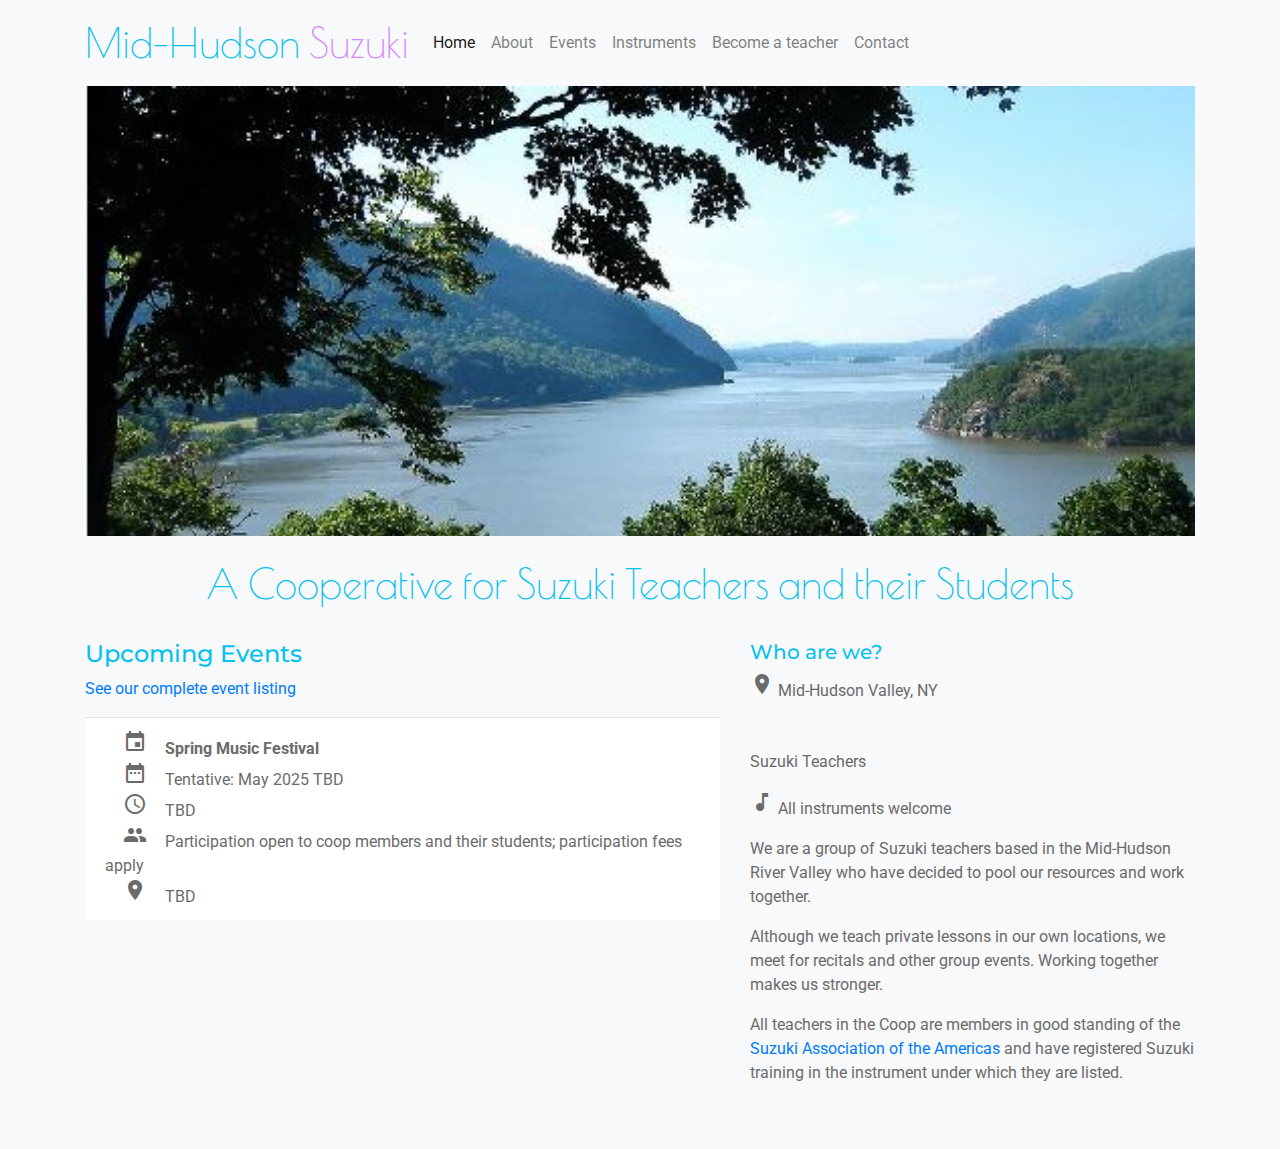
<file: index.html>
<!DOCTYPE html>
<html lang="en">
<!--Written by hand by Greta Parks-->
<head>
    <meta charset="utf-8">
    <meta name="viewport" content="width=device-width, initial-scale=1, shrink-to-fit=no">
    <meta name="keywords" content="suzuki,music,lessons,hudson,poughkeepsie">
    <meta name="description" content="All about MHSuzuki, a coop of Suzuki music teachers located in the Hudson Valley area.  Sign up for lessons, join as a teacher, and connect to our community. ">
    <link href="bootstrap.min.css" rel="stylesheet">
    <link href="https://fonts.googleapis.com/css?family=Open+Sans|Poiret+One|Montserrat" rel="stylesheet">
    <link href="https://fonts.googleapis.com/css?family=Karla|Roboto" rel="stylesheet">

    <link href="https://fonts.googleapis.com/css?family=Source+Sans+Pro" rel="stylesheet">

    <link href="custom.css" rel="stylesheet">
    <link href="https://fonts.googleapis.com/icon?family=Material+Icons" rel="stylesheet">
    <title>MidHudson Suzuki Music Cooperative</title>
</head>
<body>

<nav class="navbar navbar-expand-lg navbar-light bg-light">
    <div class="container">
        <a class="navbar-brand" href="index.html">Mid-Hudson <span>Suzuki</span></a>
        <button class="navbar-toggler" type="button" data-toggle="collapse" data-target="#navbarNavAltMarkup" aria-controls="navbarNavAltMarkup" aria-expanded="false" aria-label="Toggle navigation">
            <span class="navbar-toggler-icon"></span>
        </button>
        <div class="collapse navbar-collapse" id="navbarNavAltMarkup">
            <div class="navbar-nav">
                <a class="nav-item nav-link active" href="index.html">Home <span class="sr-only">(current)</span></a>
                <a class="nav-item nav-link" href="about.html">About</a>
                <a class="nav-item nav-link" href="events.html">Events</a>
                <a class="nav-item nav-link" href="instruments.html">Instruments</a>
                <a class="nav-item nav-link" href="join.html">Become a teacher</a>
                <a class="nav-item nav-link" href="contact.html">Contact</a>
            </div>
        </div>
    </div>
</nav>

<div class="container">
    <div class="header-holder"></div>
</div>

<div class="container pb-5">
    <div class="row justify-content-center">
        <div class="col- m-4 logo">
            <h1>A Cooperative for Suzuki Teachers and their Students</h1>
        </div>
    </div>

    <div class="row justify-content-center">
        <div class="col-md-7">
            <h4>Upcoming Events</h4>
            <p><a href="events.html">See our complete event listing</a></p>

            <ul class="list-group-flush list-group">
                <li class="list-group-item">
                    <p class="boldTabs"><i class="material-icons">event</i>Spring Music Festival</p>
                    <p><i class="material-icons">date_range</i>Tentative: May 2025 TBD</p>
                    <p><i class="material-icons">schedule</i>TBD</p>
                    <p><i class="material-icons">people</i>Participation open to coop members and their students; participation fees apply</p>
                    <p><i class="material-icons">location_on</i>TBD</p>
                </li>
            </ul>
        </div>

        <div class="col-md-5">
            <h5>Who are we?</h5>
            <p><i class="material-icons text-right">location_on</i> Mid-Hudson Valley, NY</p>
            <p><i class="material-icons">supervised_user_circle</i> Suzuki Teachers</p>
            <p><i class="material-icons">music_note</i> All instruments welcome</p>
            <p>We are a group of Suzuki teachers based in the Mid-Hudson River Valley who have decided to pool our resources and work together.</p>
            <p>Although we teach private lessons in our own locations, we meet for recitals and other group events. Working together makes us stronger.</p>
            <p>All teachers in the Coop are members in good standing of the <a href="https://suzukiassociation.org/" target="_blank">Suzuki Association of the Americas</a> and have registered Suzuki training in the instrument under which they are listed.</p>
        </div>
    </div>
</div>

<script src="jquery-3.3.1.slim.min.js"></script>
<script src="popper.min.js"></script>
<script src="bootstrap.min.js"></script>
</body>
</html>
</file>
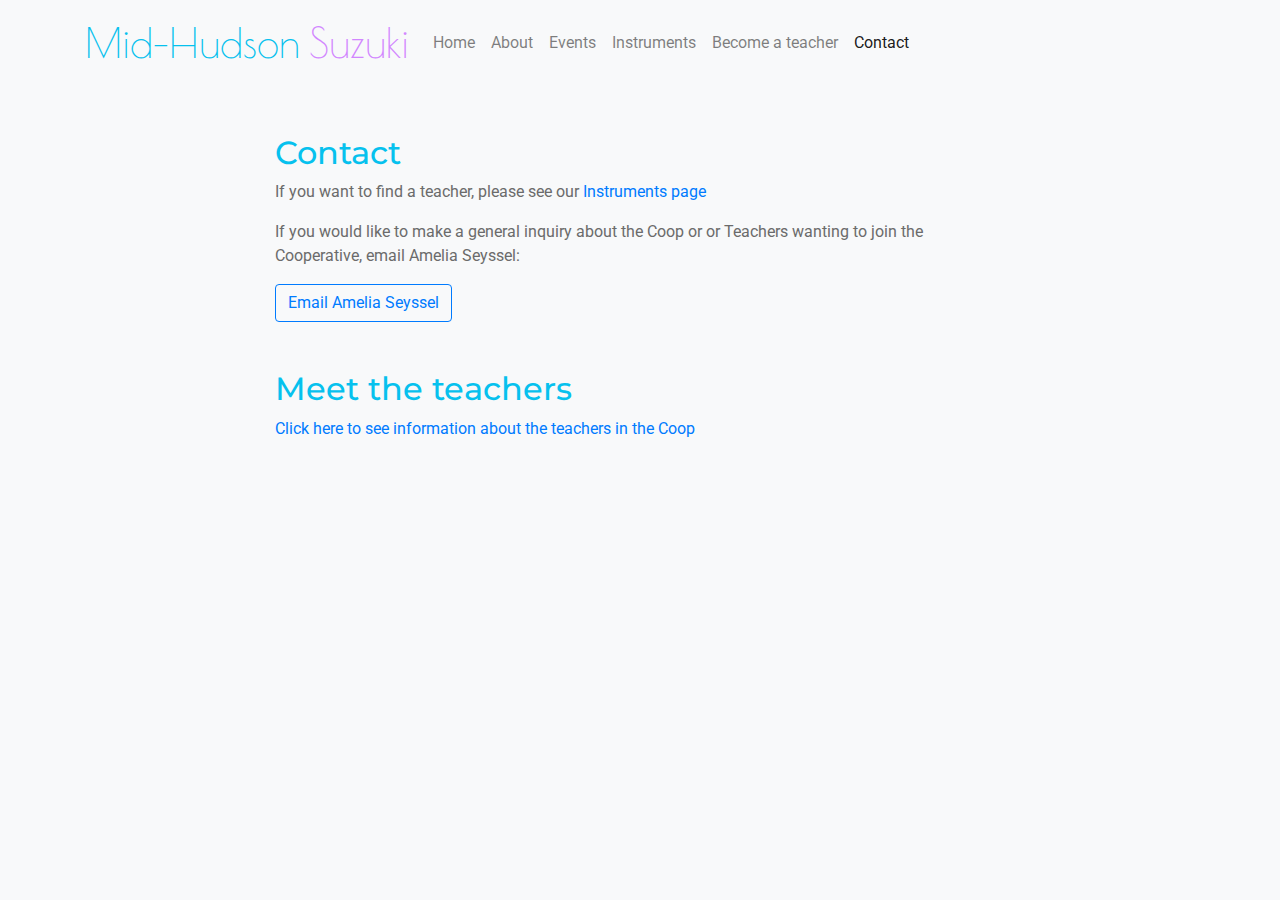
<file: contact.html>
<!DOCTYPE html>
<html lang="en">
<!--Written by hand by Greta Parks-->
<head>
    <meta charset="utf-8">
    <meta name="viewport" content="width=device-width, initial-scale=1, shrink-to-fit=no">
    <meta name="keywords" content="suzuki,music,lessons,hudson,poughkeepsie">
    <link href="bootstrap.min.css" rel="stylesheet">
    <link href="https://fonts.googleapis.com/css?family=Open+Sans|Poiret+One|Montserrat" rel="stylesheet">
    <link href="custom.css" rel="stylesheet">
    <link href="https://fonts.googleapis.com/icon?family=Material+Icons" rel="stylesheet">


    <link href="https://fonts.googleapis.com/css?family=Open+Sans|Poiret+One|Montserrat" rel="stylesheet">
    <link href="https://fonts.googleapis.com/css?family=Karla|Roboto" rel="stylesheet">

    <link href="https://fonts.googleapis.com/css?family=Source+Sans+Pro" rel="stylesheet">

    <title>MidHudson Suzuki Music Cooperative</title>
</head>
<body>

<nav class="navbar navbar-expand-lg navbar-light bg-light">
    <div class="container">
        <a class="navbar-brand" href="index.html">Mid-Hudson <span>Suzuki</span></a>
        <button class="navbar-toggler" type="button" data-toggle="collapse" data-target="#navbarNavAltMarkup" aria-controls="navbarNavAltMarkup" aria-expanded="false" aria-label="Toggle navigation">
            <span class="navbar-toggler-icon"></span>
        </button>
        <div class="collapse navbar-collapse" id="navbarNavAltMarkup">
            <div class="navbar-nav">
                <a class="nav-item nav-link" href="index.html">Home </a>
                <a class="nav-item nav-link" href="about.html">About</a>
                <a class="nav-item nav-link" href="events.html">Events</a>
                <a class="nav-item nav-link" href="instruments.html">Instruments</a>
                <a class="nav-item nav-link" href="join.html">Become a teacher</a>
                <a class="nav-item nav-link active" href="contact.html">Contact <span class="sr-only">(current)</span></a>
            </div>
        </div>
    </div>
</nav>

<div class="container pt-5 pb-5">

    <div class="row justify-content-center">
        <div class="col-md-8">
            <h2>Contact</h2>
            <p>If you want to find a teacher, please see our <a href="instruments.html">Instruments page</a> </p>
            <p>If you would like to make a general inquiry about the Coop or or Teachers wanting to join the Cooperative, email Amelia Seyssel:</p>
            <button onclick="window.location.href = 'mailto: abc@example.com'" type="button" class="btn btn-outline-primary">Email Amelia Seyssel</button>
        </div>
    </div>

</div>

<div class="container">
    <div class="row justify-content-center">
        <div class="col-md-8">
            <h2>Meet the teachers</h2>
            <p><a href="instruments.html">Click here to see information about the teachers in the Coop</a></p>
        </div>
    </div>

</div>

<script src="jquery-3.3.1.slim.min.js"></script>
<script src="popper.min.js"></script>
<script src="bootstrap.min.js"></script>
</body>
</html>
</file>
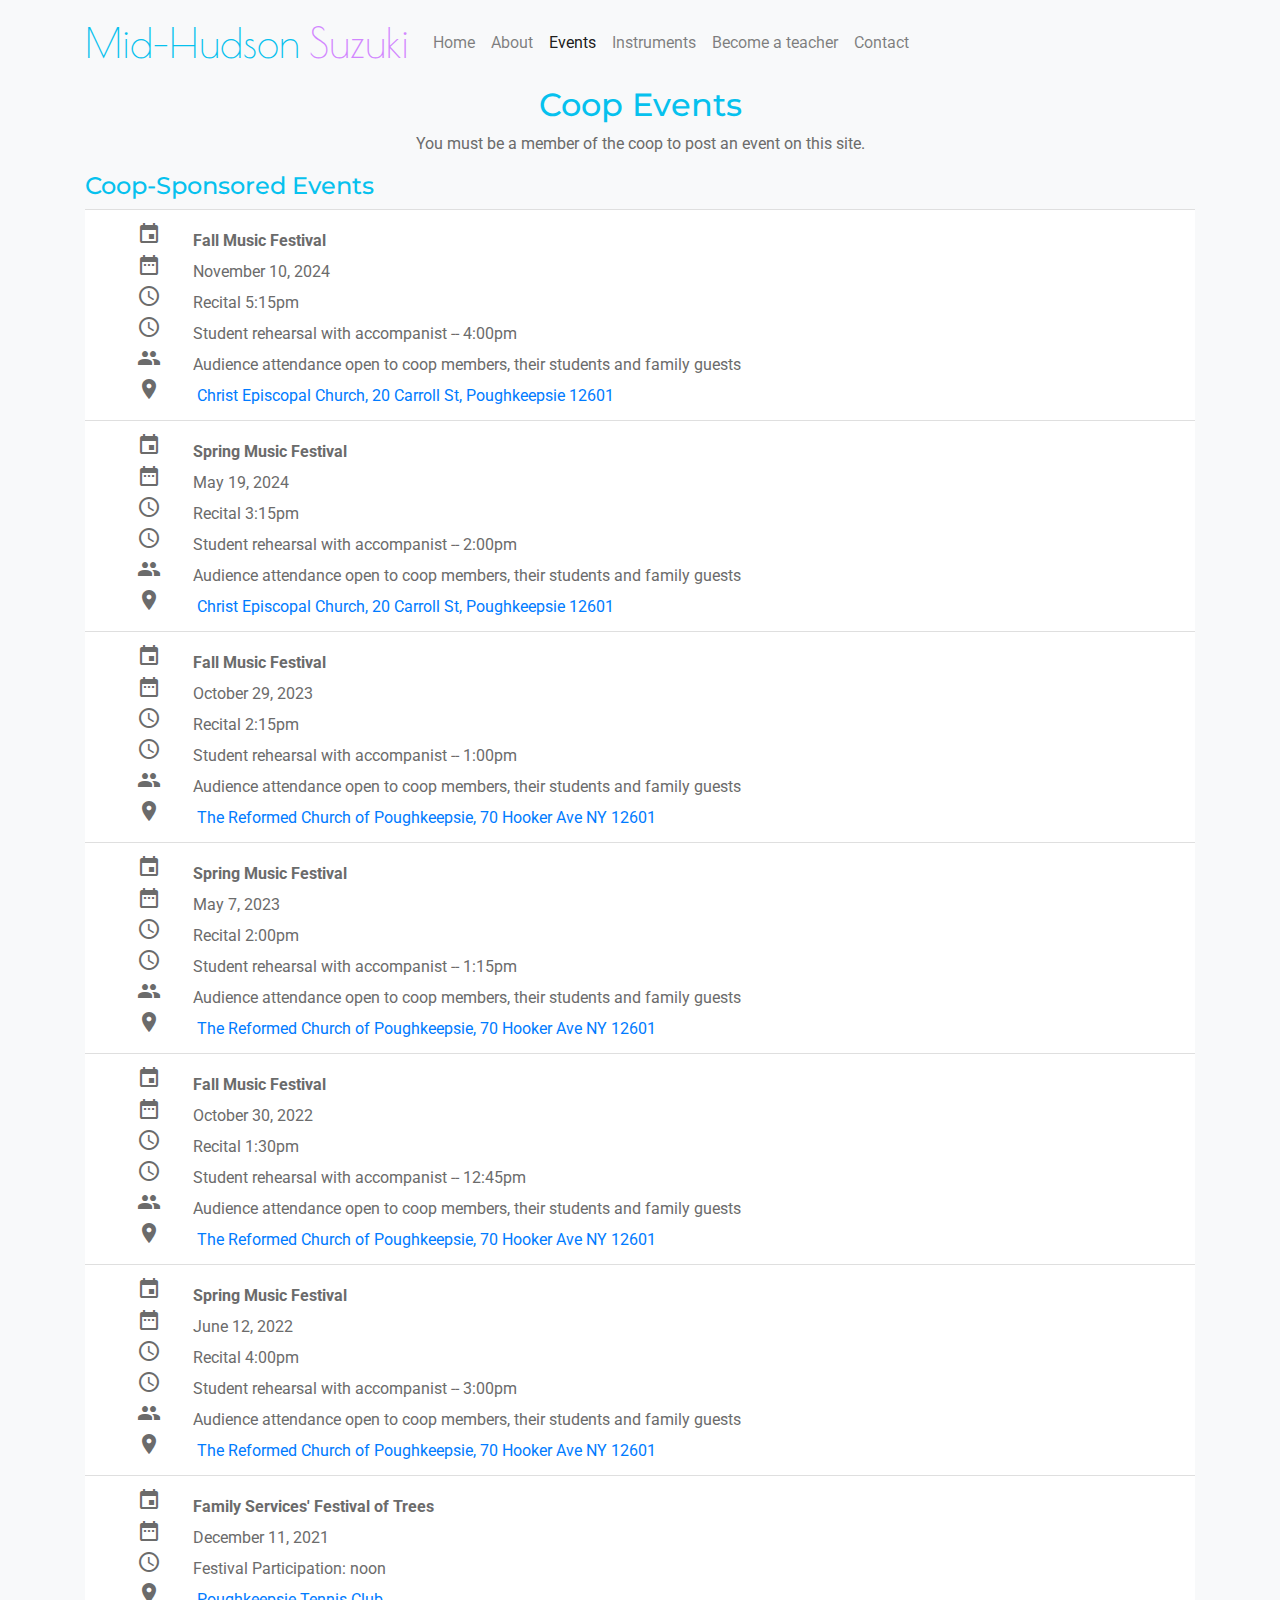
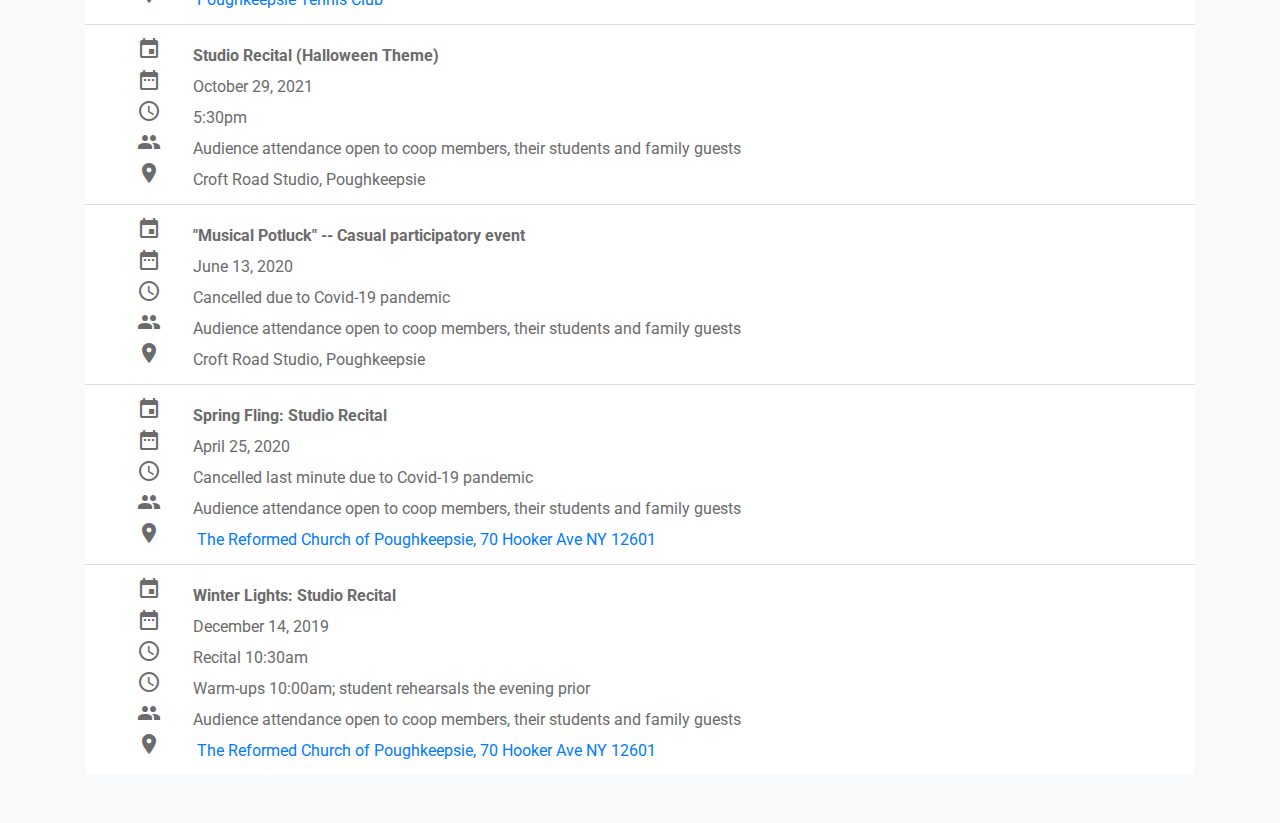
<file: events.html>
<!DOCTYPE html>
<html lang="en">

<head>
    <meta charset="utf-8">
    <meta name="viewport" content="width=device-width, initial-scale=1, shrink-to-fit=no">
    <meta name="keywords" content="suzuki,music,lessons,hudson,Poughkeepsie">
    <link href="bootstrap.min.css" rel="stylesheet">
    <link href="https://fonts.googleapis.com/css?family=Open+Sans|Poiret+One|Montserrat" rel="stylesheet">
    <link href="https://fonts.googleapis.com/css?family=Karla|Roboto" rel="stylesheet">

    <link href="https://fonts.googleapis.com/css?family=Source+Sans+Pro" rel="stylesheet">

    <link href="custom.css" rel="stylesheet">
    <link href="https://fonts.googleapis.com/icon?family=Material+Icons" rel="stylesheet">
    <title>MidHudson Suzuki Music Cooperative</title>
</head>

<body>

<nav class="navbar navbar-expand-lg navbar-light bg-light">
    <div class="container">
        <a class="navbar-brand" href="index.html">Mid-Hudson <span>Suzuki</span></a>
        <button class="navbar-toggler" type="button" data-toggle="collapse" data-target="#navbarNavAltMarkup" aria-controls="navbarNavAltMarkup" aria-expanded="false" aria-label="Toggle navigation">
            <span class="navbar-toggler-icon"></span>
        </button>
        <div class="collapse navbar-collapse" id="navbarNavAltMarkup">
            <div class="navbar-nav">
                    <a class="nav-item nav-link" href="index.html">Home </a>
                    <a class="nav-item nav-link" href="about.html">About</a>
                    <a class="nav-item nav-link active" href="events.html">Events <span class="sr-only">(current)</span></a>
                    <a class="nav-item nav-link" href="instruments.html">Instruments</a>
                    <a class="nav-item nav-link" href="join.html">Become a teacher</a>
                    <a class="nav-item nav-link" href="contact.html">Contact</a>
            </div>
        </div>
    </div>
</nav>


<div class="container pb-5">

    <div class="row justify-content-center">
        <div class="col-md-6 text-center"><h2>Coop Events</h2>
            <p>  You must be a member of the coop to post an event on this site.</p>
        </div>
    </div>

    <div class="row justify-content-center">
        <div class="col-md-12">
            <h4>Coop-Sponsored Events</h4>
            <ul class="list-group-flush list-group">
                <li class="list-group-item">
                    <p class="boldTabs"><i class="material-icons">event</i>Fall Music Festival</p>
                    <p><i class="material-icons">date_range</i>November 10, 2024</p>
                    <p><i class="material-icons">schedule</i>Recital 5:15pm</p>
                    <p><i class="material-icons">schedule</i>Student rehearsal with accompanist -- 4:00pm</p>
                    <p><i class="material-icons">people</i>Audience attendance open to coop members, their students and family guests</p>
                    <p><i class="material-icons">location_on</i>
                        <a href="https://www.christchurchpok.org/">
                            Christ Episcopal Church, 20 Carroll St, Poughkeepsie 12601
                        </a>
                    </p>
                </li>

                <li class="list-group-item">
                    <p class="boldTabs"><i class="material-icons">event</i>Spring Music Festival</p>
                    <p><i class="material-icons">date_range</i>May 19, 2024</p>
                    <p><i class="material-icons">schedule</i>Recital 3:15pm</p>
                    <p><i class="material-icons">schedule</i>Student rehearsal with accompanist -- 2:00pm</p>
                    <p><i class="material-icons">people</i>Audience attendance open to coop members, their students and family guests</p>
                    <p><i class="material-icons">location_on</i>
                        <a href="https://www.christchurchpok.org/">
                            Christ Episcopal Church, 20 Carroll St, Poughkeepsie 12601
                        </a>
                    </p>
                </li>

                <li class="list-group-item">
                    <p class="boldTabs"><i class="material-icons">event</i>Fall Music Festival</p>
                    <p><i class="material-icons">date_range</i>October 29, 2023</p>
                    <p><i class="material-icons">schedule</i>Recital 2:15pm</p>
                    <p><i class="material-icons">schedule</i>Student rehearsal with accompanist -- 1:00pm</p>
                    <p><i class="material-icons">people</i>Audience attendance open to coop members, their students and family guests</p>
                    <p><i class="material-icons">location_on</i>
                        <a href="https://goo.gl/maps/qdU5gztVR5JA6CMh9">
                            The Reformed Church of Poughkeepsie, 70 Hooker Ave NY 12601
                        </a>
                    </p>
                </li>

                <li class="list-group-item">
                    <p class="boldTabs"><i class="material-icons">event</i>Spring Music Festival</p>
                    <p><i class="material-icons">date_range</i>May 7, 2023</p>
                    <p><i class="material-icons">schedule</i>Recital 2:00pm</p>
                    <p><i class="material-icons">schedule</i>Student rehearsal with accompanist -- 1:15pm</p>
                    <p><i class="material-icons">people</i>Audience attendance open to coop members, their students and family guests</p>
                    <p><i class="material-icons">location_on</i>
                        <a href="https://goo.gl/maps/qdU5gztVR5JA6CMh9">
                            The Reformed Church of Poughkeepsie, 70 Hooker Ave NY 12601
                        </a>
                    </p>
                </li>

                <li class="list-group-item">
                    <p class="boldTabs"><i class="material-icons">event</i>Fall Music Festival</p>
                    <p><i class="material-icons">date_range</i>October 30, 2022</p>
                    <p><i class="material-icons">schedule</i>Recital 1:30pm</p>
                    <p><i class="material-icons">schedule</i>Student rehearsal with accompanist -- 12:45pm</p>
                    <p><i class="material-icons">people</i>Audience attendance open to coop members, their students and family guests</p>
                    <p><i class="material-icons">location_on</i>
                        <a href="https://goo.gl/maps/qdU5gztVR5JA6CMh9">
                            The Reformed Church of Poughkeepsie, 70 Hooker Ave NY 12601
                        </a>
                    </p>
                </li>

                <li class="list-group-item">
                    <p class="boldTabs"><i class="material-icons">event</i>Spring Music Festival</p>
                    <p><i class="material-icons">date_range</i>June 12, 2022</p>
                    <p><i class="material-icons">schedule</i>Recital 4:00pm</p>
                    <p><i class="material-icons">schedule</i>Student rehearsal with accompanist -- 3:00pm</p>
                    <p><i class="material-icons">people</i>Audience attendance open to coop members, their students and family guests</p>
                    <p><i class="material-icons">location_on</i>
                        <a href="https://goo.gl/maps/qdU5gztVR5JA6CMh9">
                            The Reformed Church of Poughkeepsie, 70 Hooker Ave NY 12601
                        </a>
                    </p>
                </li>


                <li class="list-group-item">
                    <p class="boldTabs"><i class="material-icons">event</i>Family Services' Festival of Trees</p>
                    <p><i class="material-icons">date_range</i>December 11, 2021</p>
                    <p><i class="material-icons">schedule</i>Festival Participation: noon</p>
                    <p><i class="material-icons">location_on</i>
                        <a href="https://g.page/poktennisclub?share">
                            Poughkeepsie Tennis Club
                        </a>
                    </p>
                </li>

                <li class="list-group-item">
                    <p class="boldTabs"><i class="material-icons">event</i>Studio Recital (Halloween Theme)</p>
                    <p><i class="material-icons">date_range</i>October 29, 2021</p>
                    <p><i class="material-icons">schedule</i>5:30pm</p>
                    <p><i class="material-icons">people</i>Audience attendance open to coop members, their students and family guests</p>
                    <p><i class="material-icons">location_on</i>Croft Road Studio, Poughkeepsie</p>
                    </li>

                <li class="list-group-item">
                    <p class="boldTabs"><i class="material-icons">event</i>"Musical Potluck" -- Casual participatory event</p>
                    <p><i class="material-icons">date_range</i>June 13, 2020</p>
                    <p><i class="material-icons">schedule</i>Cancelled due to Covid-19 pandemic</p>
                    <p><i class="material-icons">people</i>Audience attendance open to coop members, their students and family guests</p>
                    <p><i class="material-icons">location_on</i>Croft Road Studio, Poughkeepsie</p>
                    </p>
                </li>


                <li class="list-group-item">
                    <p class="boldTabs"><i class="material-icons">event</i>Spring Fling: Studio Recital</p>
                    <p><i class="material-icons">date_range</i>April 25, 2020</p>
                    <p><i class="material-icons">schedule</i>Cancelled last minute due to Covid-19 pandemic</p>
                    <p><i class="material-icons">people</i>Audience attendance open to coop members, their students and family guests</p>
                    <p><i class="material-icons">location_on</i>
                        <a href="https://goo.gl/maps/qdU5gztVR5JA6CMh9">
                            The Reformed Church of Poughkeepsie, 70 Hooker Ave NY 12601
                        </a>
                    </p>
                </li>

                <li class="list-group-item">
                    <p class="boldTabs"><i class="material-icons">event</i>Winter Lights: Studio Recital</p>
                    <p><i class="material-icons">date_range</i>December 14, 2019</p>
                    <p><i class="material-icons">schedule</i>Recital 10:30am</p>
                    <p><i class="material-icons">schedule</i>Warm-ups 10:00am; student rehearsals the evening prior</p>
                    <p><i class="material-icons">people</i>Audience attendance open to coop members, their students and family guests</p>
                    <p><i class="material-icons">location_on</i>
                        <a href="https://goo.gl/maps/qdU5gztVR5JA6CMh9">
                            The Reformed Church of Poughkeepsie, 70 Hooker Ave NY 12601
                        </a>
                    </p>
                </li>

                <!--<li class="list-group-item">-->
                    <!--<p class="boldTabs"><i class="material-icons">event</i> Event Name</p>-->
                    <!--<p><i class="material-icons">date_range</i>Date</p>-->
                    <!--<p><i class="material-icons">location_on</i> Location of Event</p>-->
                    <!--<p><i class="material-icons">person_pin</i> Host Teacher:</p>-->
                    <!--<p> <span>Name of Host</span></p>-->
                    <!--<i class="material-icons">info</i> <a target="_blank" href="">Event page</a>-->
                <!--</li>-->
            </ul>
        </div>
    </div>
</div>

<script src="jquery-3.3.1.slim.min.js"></script>
<script src="popper.min.js"></script>
<script src="bootstrap.min.js"></script>
</body>
</html>
</file>
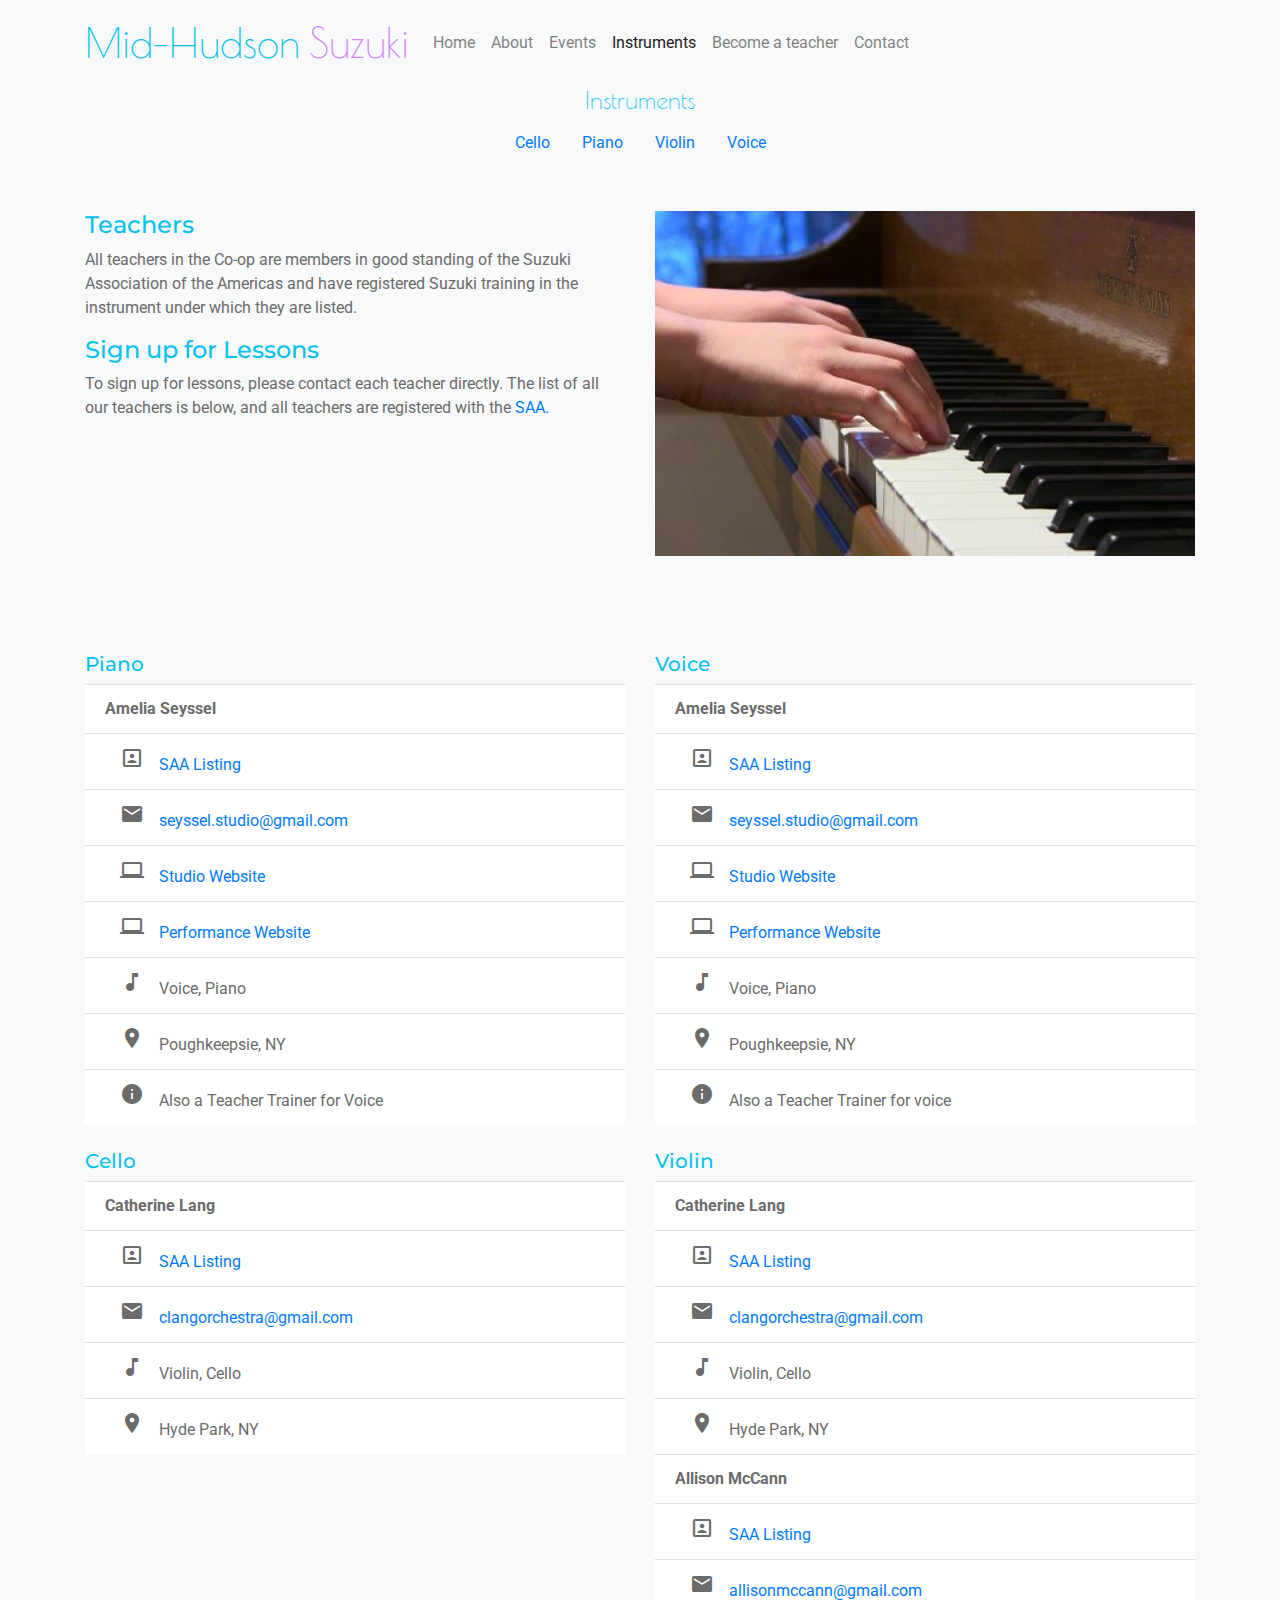
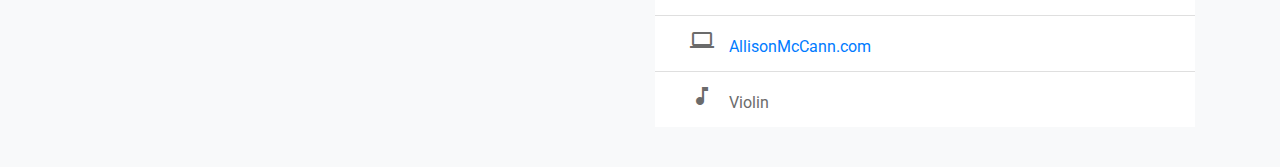
<file: instruments.html>
<!DOCTYPE html>
<html lang="en">
<!--Written by hand by Greta Parks-->
<head>
    <meta charset="utf-8">
    <meta name="viewport" content="width=device-width, initial-scale=1, shrink-to-fit=no">
    <meta name="keywords" content="music,lessons,voice,violin,piano">
    <link href="bootstrap.min.css" rel="stylesheet">
    <link href="https://fonts.googleapis.com/css?family=Open+Sans|Poiret+One|Montserrat" rel="stylesheet">
    <link href="custom.css" rel="stylesheet">
    <link href="https://fonts.googleapis.com/icon?family=Material+Icons" rel="stylesheet">


    <link href="https://fonts.googleapis.com/css?family=Open+Sans|Poiret+One|Montserrat" rel="stylesheet">
    <link href="https://fonts.googleapis.com/css?family=Karla|Roboto" rel="stylesheet">

    <link href="https://fonts.googleapis.com/css?family=Source+Sans+Pro" rel="stylesheet">


    <title>Mid-Hudson Suzuki Music Cooperative</title>
</head>
<body>

<nav class="navbar navbar-expand-lg navbar-light bg-light">
    <div class="container">
        <a class="navbar-brand" href="index.html">Mid-Hudson <span>Suzuki</span></a>
        <button class="navbar-toggler" type="button" data-toggle="collapse" data-target="#navbarNavAltMarkup" aria-controls="navbarNavAltMarkup" aria-expanded="false" aria-label="Toggle navigation">
            <span class="navbar-toggler-icon"></span>
        </button>
        <div class="collapse navbar-collapse" id="navbarNavAltMarkup">
            <div class="navbar-nav">
                <a class="nav-item nav-link" href="index.html">Home</a>
                <a class="nav-item nav-link" href="about.html">About</a>
                <a class="nav-item nav-link" href="events.html">Events</a>
                <a class="nav-item nav-link active" href="instruments.html">Instruments<span class="sr-only">(current)</span></a>
                <a class="nav-item nav-link" href="join.html">Become a teacher</a>
                <a class="nav-item nav-link" href="contact.html">Contact</a>
            </div>
        </div>
    </div>
</nav>

<div class="container bg-light">
<div class="row justify-content-center">
    <h4 class="logo">Instruments</h4>
</div>

    <div class="row justify-content-center">

        <ul class="nav" id="instrumentNav">
            <li class="nav-item">
                <a class="nav-link" href="#Cello">Cello</a>
            </li>
            <li class="nav-item">
                <a class="nav-link" href="#Piano">Piano</a>
            </li>
            <li class="nav-item">
                <a class="nav-link" href="#Violin">Violin</a>
            </li>
            <li class="nav-item">
                <a class="nav-link" href="#Voice">Voice</a>
            </li>
        </ul>
</div>
</div>


<div class="container pt-5 pb-5">
    <div class="row justify-content-center">

        <div class="col md-5">
            <h4>Teachers</h4>
            <p>All teachers in the Co-op are members in good standing of the Suzuki Association of the Americas and have registered Suzuki training in the instrument under which they are listed.</p>

            <h4>Sign up for Lessons</h4>
            <p>To sign up for lessons, please contact each teacher directly.  The list of all our teachers is below, and all teachers are registered with the <a target="_blank" href="https://suzukiassociation.org/find-a-suzuki-teacher/">SAA.</a></p>
        </div>
        <div class="col md-3">
            <img class="img-responsive" src="img/croppedhandssmall.jpg" alt="Student playing piano">
        </div>
    </div>

</div>





<div class="container pt-5">
    <div class="row justify-content-center pb-3">


        <div class="col-md-6 pb-4" id="Piano">
            <h5>Piano</h5>
                <ul class="list-group-flush list-group teacher-list">
                    <li class="list-group-item font-weight-bold" >Amelia Seyssel</li>
                    <li class="list-group-item"><i class="material-icons text-right">portrait</i><a href="https://suzukiassociation.org/person-profile/?uid=217102">SAA Listing</a></li>
                    <li class="list-group-item"><i class="material-icons text-right">email</i><a href="mailto:seyssel.studio.gmail.com">seyssel.studio@gmail.com</a></li>
                    <li class="list-group-item"><i class="material-icons text-right">computer</i><a href="http://www.ameliaseyssel.com/musicstudio.html">Studio Website</a></li>
                    <li class="list-group-item"><i class="material-icons text-right">computer</i><a href="http://ameliaseyssel.com/">Performance Website</a></li>
                    <li class="list-group-item"><i class="material-icons text-right">music_note</i>Voice, Piano</li>
                    <li class="list-group-item"><i class="material-icons text-right">location_on</i>Poughkeepsie, NY</li>
                    <li class="list-group-item"><i class="material-icons text-right">info</i>Also a Teacher Trainer for Voice</li>
                </ul>
        </div>


        <div class="col-md-6 pb-4" id="Voice">
            <h5 class="pt-3 pt-md-0">Voice</h5>
            <ul class="list-group-flush list-group teacher-list">
                <li class="list-group-item font-weight-bold" id="Seyssel">Amelia Seyssel</li>
                <li class="list-group-item"><i class="material-icons text-right">portrait</i><a href="https://suzukiassociation.org/person-profile/?uid=217102">SAA Listing</a></li>
                <li class="list-group-item"><i class="material-icons text-right">email</i><a href="mailto:seyssel.studio.gmail.com">seyssel.studio@gmail.com</a></li>
                <li class="list-group-item"><i class="material-icons text-right">computer</i><a href="http://www.ameliaseyssel.com/musicstudio.html">Studio Website</a></li>
                <li class="list-group-item"><i class="material-icons text-right">computer</i><a href="http://ameliaseyssel.com/">Performance Website</a></li>
                <li class="list-group-item"><i class="material-icons text-right">music_note</i>Voice, Piano</li>
                <li class="list-group-item"><i class="material-icons text-right">location_on</i>Poughkeepsie, NY</li>
                <li class="list-group-item"><i class="material-icons text-right">info</i>Also a Teacher Trainer for voice</li>
            </ul>
        </div>


        <div class="col-md-6 pb-4" id="Cello">
            <h5 class="pt-3 pt-md-0"> Cello</h5>

                <ul class="list-group-flush list-group teacher-list">
                    <li class="list-group-item font-weight-bold" id="Lang">Catherine Lang</li>
                    <li class="list-group-item"><i class="material-icons text-right">portrait</i><a href="https://suzukiassociation.org/person-profile/?uid=268584">SAA Listing</a></li>
                    <li class="list-group-item"><i class="material-icons text-right">email</i><a href="mailto:clangorchestra@gmail.com">clangorchestra@gmail.com</a></li>
                    <li class="list-group-item"><i class="material-icons text-right">music_note</i>Violin, Cello</li>
                    <li class="list-group-item"><i class="material-icons text-right">location_on</i>Hyde Park, NY</li>
                </ul>
        </div>

        <div class="col-md-6 pb-4" id="Violin">
            <h5 class="pt-3 pt-md-0"> Violin</h5>

                <ul class="list-group-flush list-group teacher-list">
                    <li class="list-group-item font-weight-bold" id="Lang">Catherine Lang</li>
                    <li class="list-group-item"><i class="material-icons text-right">portrait</i><a href="https://suzukiassociation.org/person-profile/?uid=268584">SAA Listing</a></li>
                    <li class="list-group-item"><i class="material-icons text-right">email</i><a href="mailto:clangorchestra@gmail.com">clangorchestra@gmail.com</a></li>
                    <li class="list-group-item"><i class="material-icons text-right">music_note</i>Violin, Cello</li>
                    <li class="list-group-item"><i class="material-icons text-right">location_on</i>Hyde Park, NY</li>
                </ul>

                <ul class="list-group-flush list-group teacher-list">
                    <li class="list-group-item font-weight-bold" id="McCann">Allison McCann</li>
                    <li class="list-group-item"><i class="material-icons text-right">portrait</i><a href="https://suzukiassociation.org/person-profile/?uid=229006">SAA Listing</a></li>
                    <li class="list-group-item"><i class="material-icons text-right">email</i><a href="mailto:allisonmccann@gmail.com">allisonmccann@gmail.com</a></li>
                    <li class="list-group-item"><i class="material-icons text-right">computer</i><a href="http://www.allisonmccann.com">AllisonMcCann.com</a></li>
                    <li class="list-group-item"><i class="material-icons text-right">music_note</i>Violin</li>
                </ul>
        </div>


    </div>
</div>
</div>


<script src="jquery-3.3.1.slim.min.js"></script>
<script src="popper.min.js"></script>
<script src="bootstrap.min.js"></script>
</body>
</html>
</file>
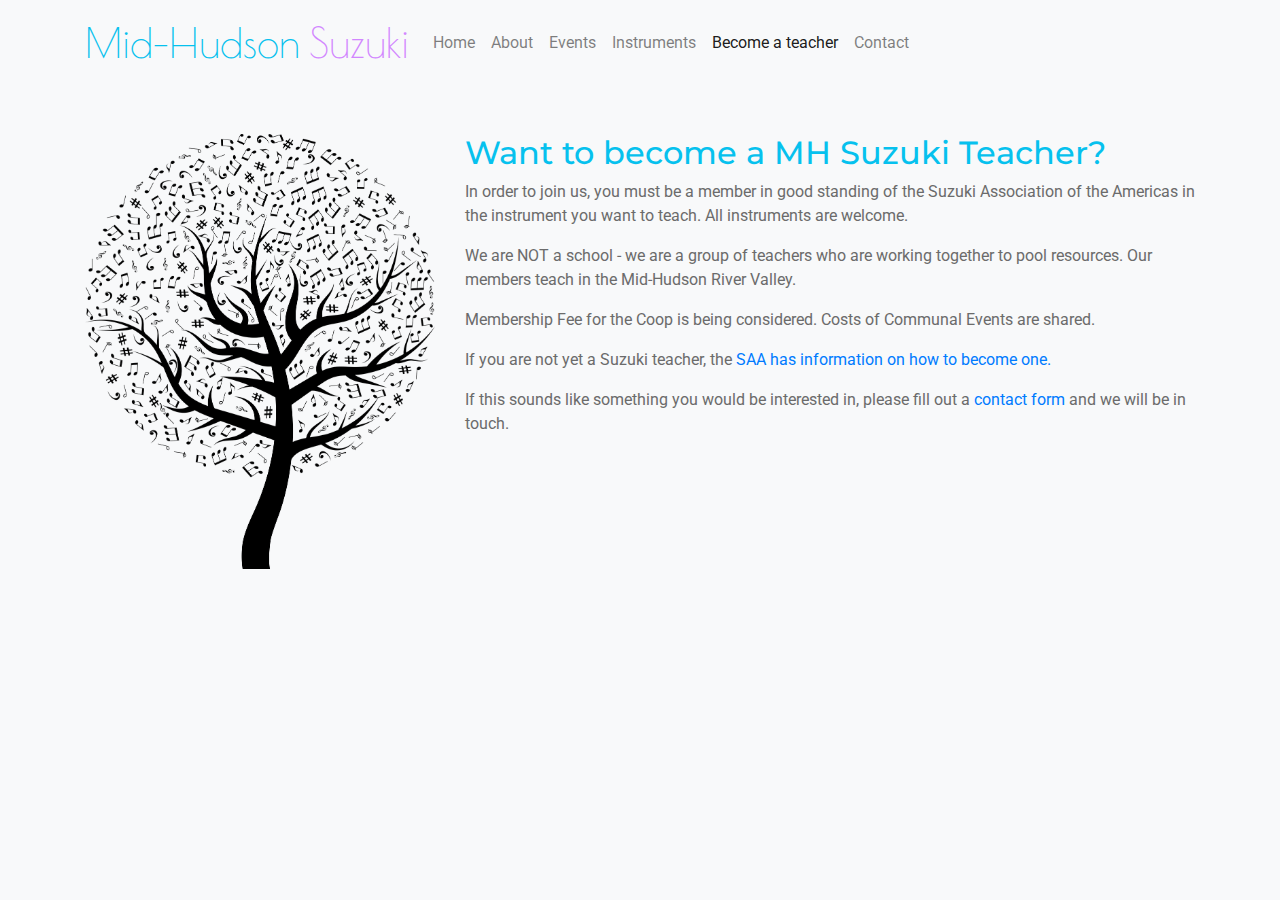
<file: join.html>
<!DOCTYPE html>
<html lang="en">
<!--Written by hand by Greta Parks-->
<head>
    <meta charset="utf-8">
    <meta name="viewport" content="width=device-width, initial-scale=1, shrink-to-fit=no">
    <link href="bootstrap.min.css" rel="stylesheet">
    <link href="https://fonts.googleapis.com/css?family=Open+Sans|Poiret+One|Montserrat" rel="stylesheet">
    <link href="custom.css" rel="stylesheet">

    <link href="https://fonts.googleapis.com/css?family=Open+Sans|Poiret+One|Montserrat" rel="stylesheet">
    <link href="https://fonts.googleapis.com/css?family=Karla|Roboto" rel="stylesheet">

    <link href="https://fonts.googleapis.com/css?family=Source+Sans+Pro" rel="stylesheet">



    <title>MidHudson Suzuki Music Cooperative</title>
</head>
<body>

<nav class="navbar navbar-expand-lg navbar-light bg-light">
    <div class="container">
        <a class="navbar-brand" href="index.html">Mid-Hudson <span>Suzuki</span></a>
        <button class="navbar-toggler" type="button" data-toggle="collapse" data-target="#navbarNavAltMarkup" aria-controls="navbarNavAltMarkup" aria-expanded="false" aria-label="Toggle navigation">
            <span class="navbar-toggler-icon"></span>
        </button>
        <div class="collapse navbar-collapse" id="navbarNavAltMarkup">
            <div class="navbar-nav">
                <a class="nav-item nav-link" href="index.html">Home</a>
                <a class="nav-item nav-link" href="about.html">About</a>
                <a class="nav-item nav-link" href="events.html">Events</a>
                <a class="nav-item nav-link" href="instruments.html">Instruments</a>
                <a class="nav-item nav-link active" href="join.html">Become a teacher <span class="sr-only">(current)</span></a>
                <a class="nav-item nav-link" href="contact.html">Contact</a>
            </div>
        </div>
    </div>
</nav>


<div class="container pt-lg-5 pt-md-5 pt-xl-5">
    <div class="row pb-5">
        <div class="col-md-4">
            <img class="img-responsive" src="img/musicTree.png" alt="Tree made of music icons">
        </div>
        <div class="col-md-8">
            <h2>Want to become a MH Suzuki Teacher?</h2>
            <p>In order to join us, you must be a member in good standing of the Suzuki Association of the Americas in the instrument you want to teach.  All instruments are welcome.</p>
            <p>We are NOT a school - we are a group of teachers who are working together to pool resources.  Our members teach in the Mid-Hudson River Valley.</p>
            <p>Membership Fee for the Coop is being considered. Costs of Communal Events are shared.</p>
            <p>If you are not yet a Suzuki teacher, the <a target="_blank" href="http://suzukiassociation.org/teachers/training/"> SAA has information on how to become one.</a></p>
            <p>If this sounds like something you would be interested in, please fill out a <a href="contact.html">contact form </a>and we will be in touch.</p>
        </div>
    </div>
</div>



<script src="jquery-3.3.1.slim.min.js"></script>
<script src="popper.min.js"></script>
<script src="bootstrap.min.js"></script>
</body>
</html>
</file>
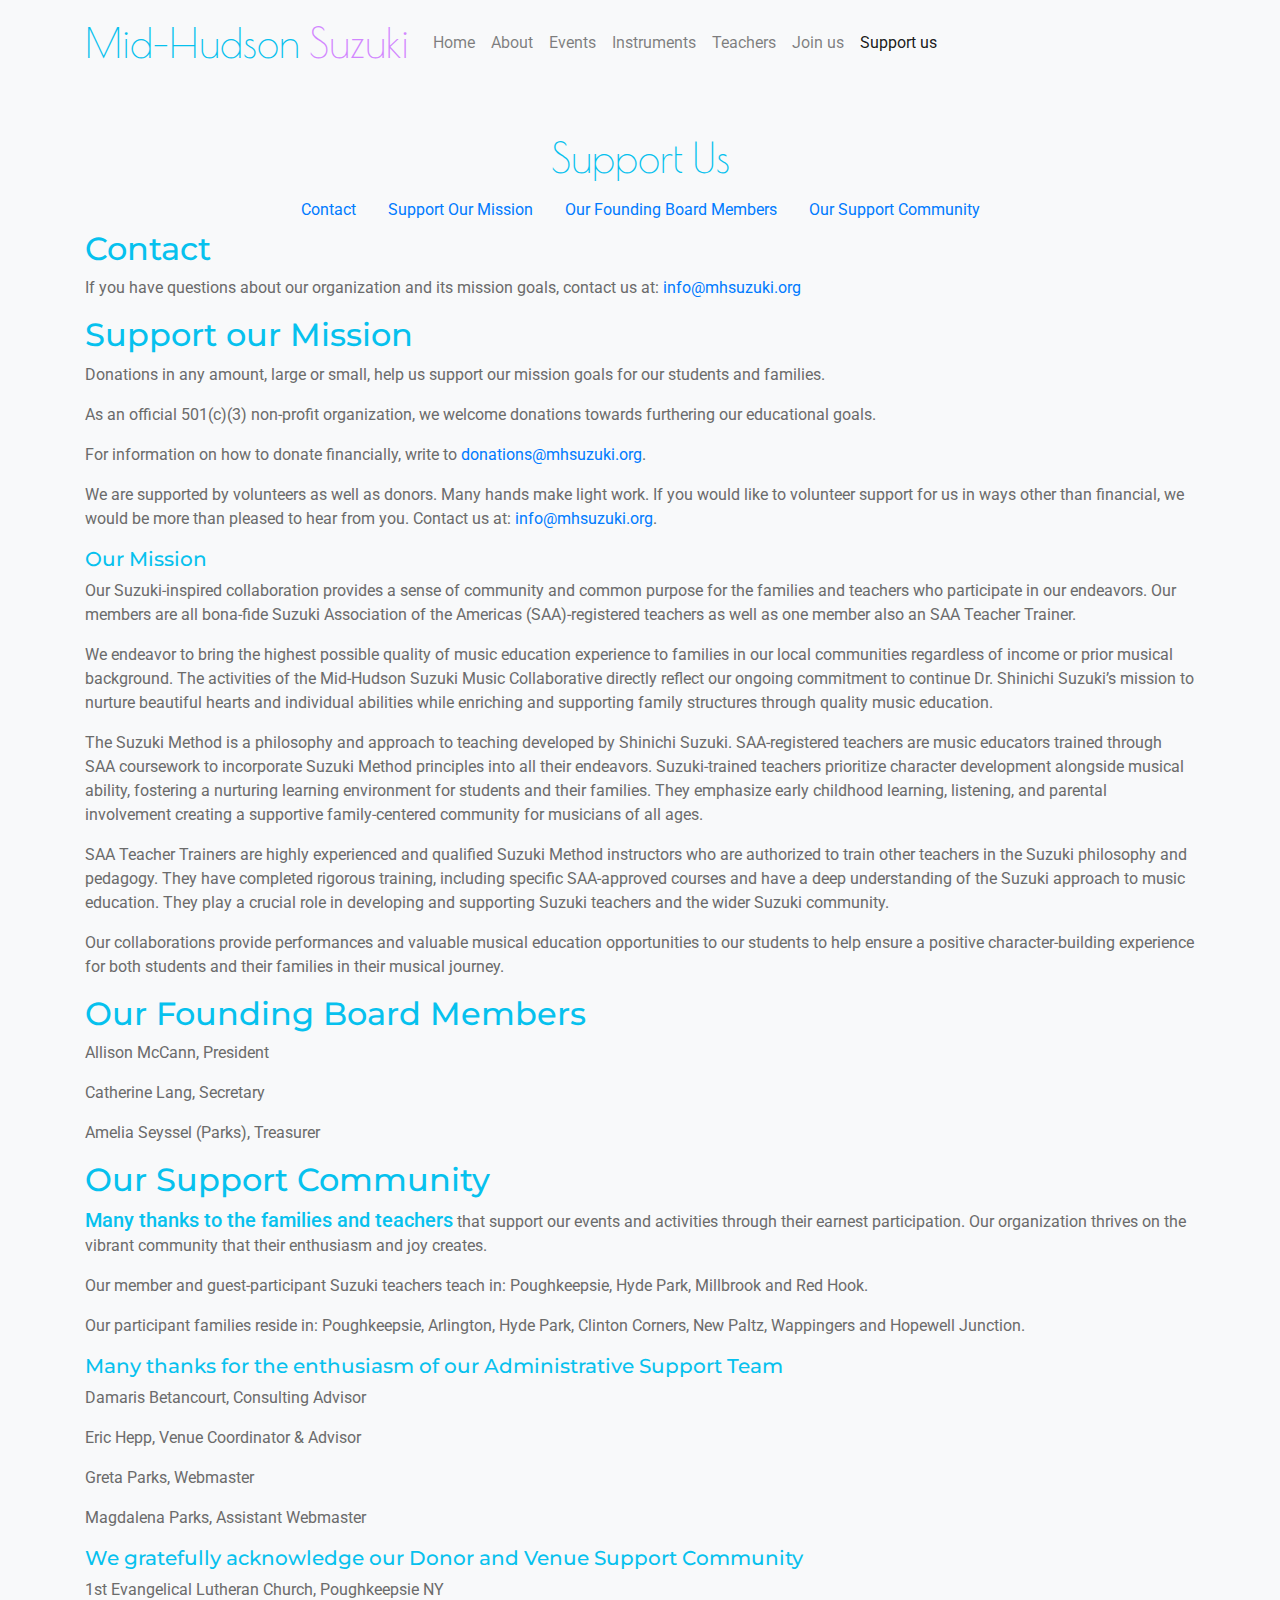
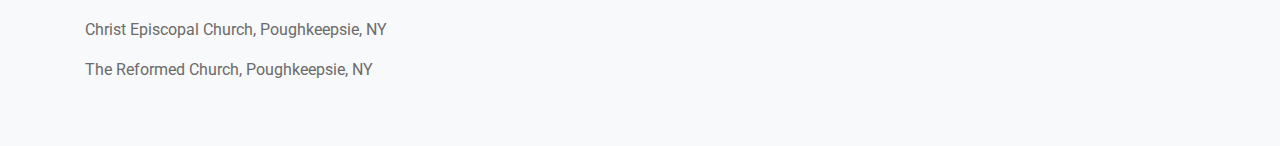
<file: support-us.html>
<!DOCTYPE html>
<html lang="en">
<!--Written by hand by Greta Parks-->
<head>
    <meta charset="utf-8">
    <meta name="viewport" content="width=device-width, initial-scale=1, shrink-to-fit=no">
    <meta name="keywords" content="suzuki,music,lessons,hudson,poughkeepsie">
    <link href="bootstrap.min.css" rel="stylesheet">
    <link href="https://fonts.googleapis.com/css?family=Open+Sans|Poiret+One|Montserrat|Karla|Roboto|Source+Sans+Pro" rel="stylesheet">
    <link href="custom.css" rel="stylesheet">
    <link href="https://fonts.googleapis.com/icon?family=Material+Icons" rel="stylesheet">


    <title>Mid-Hudson Suzuki Music Collaborative</title>
</head>
<body>

<nav class="navbar navbar-expand-lg navbar-light bg-light">
    <div class="container">
        <a class="navbar-brand" href="index.html">Mid-Hudson <span>Suzuki</span></a>
        <button class="navbar-toggler" type="button" data-toggle="collapse" data-target="#navbarNavAltMarkup" aria-controls="navbarNavAltMarkup" aria-expanded="false" aria-label="Toggle navigation">
            <span class="navbar-toggler-icon"></span>
        </button>
        <div class="collapse navbar-collapse" id="navbarNavAltMarkup">
            <div class="navbar-nav">
                <a class="nav-item nav-link" href="index.html">Home </a>
                <a class="nav-item nav-link" href="about.html">About</a>
                <a class="nav-item nav-link" href="events.html">Events</a>
                <a class="nav-item nav-link" href="instruments.html">Instruments</a>
                <a class="nav-item nav-link" href="teachers.html">Teachers</a>
                <a class="nav-item nav-link" href="join.html">Join us</a>
                <a class="nav-item nav-link active" href="support-us.html">Support us <span class="sr-only">(current)</span></a>
            </div>
        </div>
    </div>
</nav>

<div class="container pt-5 pb-5">
    <div class="row justify-content-center">
        <div class="col-md-12">
            <div class="row justify-content-center">
                <h1 class="logo">Support Us</h1>
            </div>

            <nav class="row justify-content-center">
                <ul class="nav">
                    <li class="nav-item">
                        <a class="nav-link" href="#Contact">Contact</a>
                    </li>
                    <li class="nav-item">
                        <a class="nav-link" href="#SupportOurMission">Support Our Mission</a>
                    </li>
                    <li class="nav-item">
                        <a class="nav-link" href="#OurFoundingBoardMembers">Our Founding Board Members</a>
                    </li>
                    <li class="nav-item">
                        <a class="nav-link" href="#OurSupportCommunity">Our Support Community</a>
                    </li>
                </ul>
            </nav>
            <h2 id="Contact">Contact</h2>
            <p>If you have questions about our organization and its mission goals, contact us at: <a href="mailto:info@mhsuzuki.org">info@mhsuzuki.org</a>

            <h2 id="SupportOurMission">Support our Mission</h2>
            <p>Donations in any amount, large or small, help us support our mission goals for our students and families.</p>
            <p>As an official 501(c)(3) non-profit organization, we welcome donations towards furthering our educational goals.</p>
            <p>For information on how to donate financially, write to <a href="mailto:donations@mhsuzuki.org">donations@mhsuzuki.org</a>.</p>
            <p>We are supported by volunteers as well as donors. Many hands make light work. If you would like to volunteer support for us in ways other than financial, we would be more than pleased to hear from you. Contact us at: <a href="mailto:info@mhsuzuki.org">info@mhsuzuki.org</a>.</p>

            <h3 class="h5">Our Mission</h3>
            <p>Our Suzuki-inspired collaboration provides a sense of community and common purpose for the families and teachers who participate in our endeavors. Our members are all bona-fide Suzuki Association of the Americas (SAA)-registered teachers as well as one member also an SAA Teacher Trainer.</p>
            <p>We endeavor to bring the highest possible quality of music education experience to families in our local communities regardless of income or prior musical background. The activities of the Mid-Hudson Suzuki Music Collaborative directly reflect our ongoing commitment to continue Dr. Shinichi Suzuki’s mission to nurture beautiful hearts and individual abilities while enriching and supporting family structures through quality music education.</p>
            <p>The Suzuki Method is a philosophy and approach to teaching developed by Shinichi Suzuki. SAA-registered teachers are music educators trained through SAA coursework to incorporate Suzuki Method principles into all their endeavors. Suzuki-trained teachers prioritize character development alongside musical ability, fostering a nurturing learning environment for students and their families. They emphasize early childhood learning, listening, and parental involvement creating a supportive family-centered community for musicians of all ages.</p>
            <p>SAA Teacher Trainers are highly experienced and qualified Suzuki Method instructors who are authorized to train other teachers in the Suzuki philosophy and pedagogy. They have completed rigorous training, including specific SAA-approved courses and have a deep understanding of the Suzuki approach to music education. They play a crucial role in developing and supporting Suzuki teachers and the wider Suzuki community.</p>
            <p>Our collaborations provide performances and valuable musical education opportunities to our students to help ensure a positive character-building experience for both students and their families in their musical journey.</p>

            <h2 id="OurFoundingBoardMembers">Our Founding Board Members</h2>
            <p>Allison McCann, President</p>
            <p>Catherine Lang, Secretary</p>
            <p>Amelia Seyssel (Parks), Treasurer</p>

            <h2 id="OurSupportCommunity">Our Support Community</h2>
            <p><span class="d-inline h5" style="color: #06c1ee;">Many thanks to the families and teachers</span> that support our events and activities through their earnest participation. Our organization thrives on the vibrant community that their enthusiasm and joy creates.</p>
            <p>Our member and guest-participant Suzuki teachers teach in:  Poughkeepsie, Hyde Park, Millbrook and Red Hook.</p>
            <p>Our participant families reside in:  Poughkeepsie, Arlington, Hyde Park, Clinton Corners, New Paltz, Wappingers and Hopewell Junction.</p>

            <h3 class="h5">Many thanks for the enthusiasm of our Administrative Support Team</h3>
            <p>Damaris Betancourt, Consulting Advisor</p>
            <p>Eric Hepp, Venue Coordinator & Advisor</p>
            <p>Greta Parks, Webmaster</p>
            <p>Magdalena Parks, Assistant Webmaster</p>

            <h3 class="h5">We gratefully acknowledge our Donor and Venue Support Community</h3>
            <p>1st Evangelical Lutheran Church, Poughkeepsie NY</p>
            <p>Christ Episcopal Church, Poughkeepsie, NY</p>
            <p>The Reformed Church, Poughkeepsie, NY</p>

        </div>
    </div>
</div>

<script src="jquery-3.3.1.slim.min.js"></script>
<script src="popper.min.js"></script>
<script src="bootstrap.min.js"></script>
</body>
</html>
</file>
<file: custom.css>
/*Written by hand by Greta Parks*/

/* Brainstorming colors*/

/*.block-with-text {*/
    /*overflow: hidden;*/
    /*white-space: nowrap;*/
    /*text-overflow: ;*/
/*}*/

.indent3 {
    padding-left: 10.5%;
    font-style: italic;
    padding-bottom: 0;
}

/*#06c1ee  <-- light blue "mid"*/
/*Possible link blue color: #007bff*/
/*#ae74ff <--- suzuki color*/


@media (min-width: 640px){
    .header-holder {
        min-height: 65vh;
    }
}

a {
    /*color: #d053b2;  <--- old purple/pink color*/
    color: #007bff;
}

body {
    /*font-family: 'Open Sans', sans-serif;*/
    font-family: 'Roboto';
    color: #6b6b6b;
    background-color: #f8f9fa;
}

h1 {
    font-family: 'Poiret One', cursive;
    font-weight: 500;
    /*color: #53d0c6;*/
    color: #06c1ee;
}

/*Heading colors and font*/
h2, h3, h4, h5 {
    color: #06c1ee;
    font-family: 'Montserrat', sans-serif;
}

.boldTabs {
    font-weight: bold;
}

.boldTabs span {
    display: block;
    font-weight: normal;
    padding-left: 10%;
}

.boldTabs i {
    /*padding-left: 10%;*/
    padding-right: 5%;
}

.header-holder {
    background: url(img/newcroppedscenery.jpg) center top / cover no-repeat ;
    background-color: slategray;
    min-height: 50vh;
    width: auto;
}

.img-responsive {
    width: 100%;
}

.indent {
    display: block;
    font-weight: normal;
    padding-left: 10%;
}

.logo span {
    /*color: #FCB2B2;*/
    color: #ae74ff;
}

.logo {
    font-family: 'Poiret One', cursive;
    font-weight: 500;
    /*color: #53d0c6;*/
    color: #06c1ee;
}
}

.list-group-item {
    background-color: #f8f9fa;
    padding-left: 12%;

}

.list-group-item p {
    margin-bottom: 0;

}

.list-group-item span {
    display: block;
    font-style: italic;
    padding-left: 12%;
}

.navbar-brand {
    font-family: 'Poiret One', cursive;
    font-weight: 500;
    /*color: #53d0c6 !important;*/
    color: #06c1ee !important;
    font-size: 2.5rem;s
}

.navbar-brand span {
    /*color: #FCB2B2;*/
    /*color: #ae74ff;*/
    color: #d287ff;

}

.list-group-item i {
    padding-right: 3%;
    padding-left: 3%;
}
</file>
